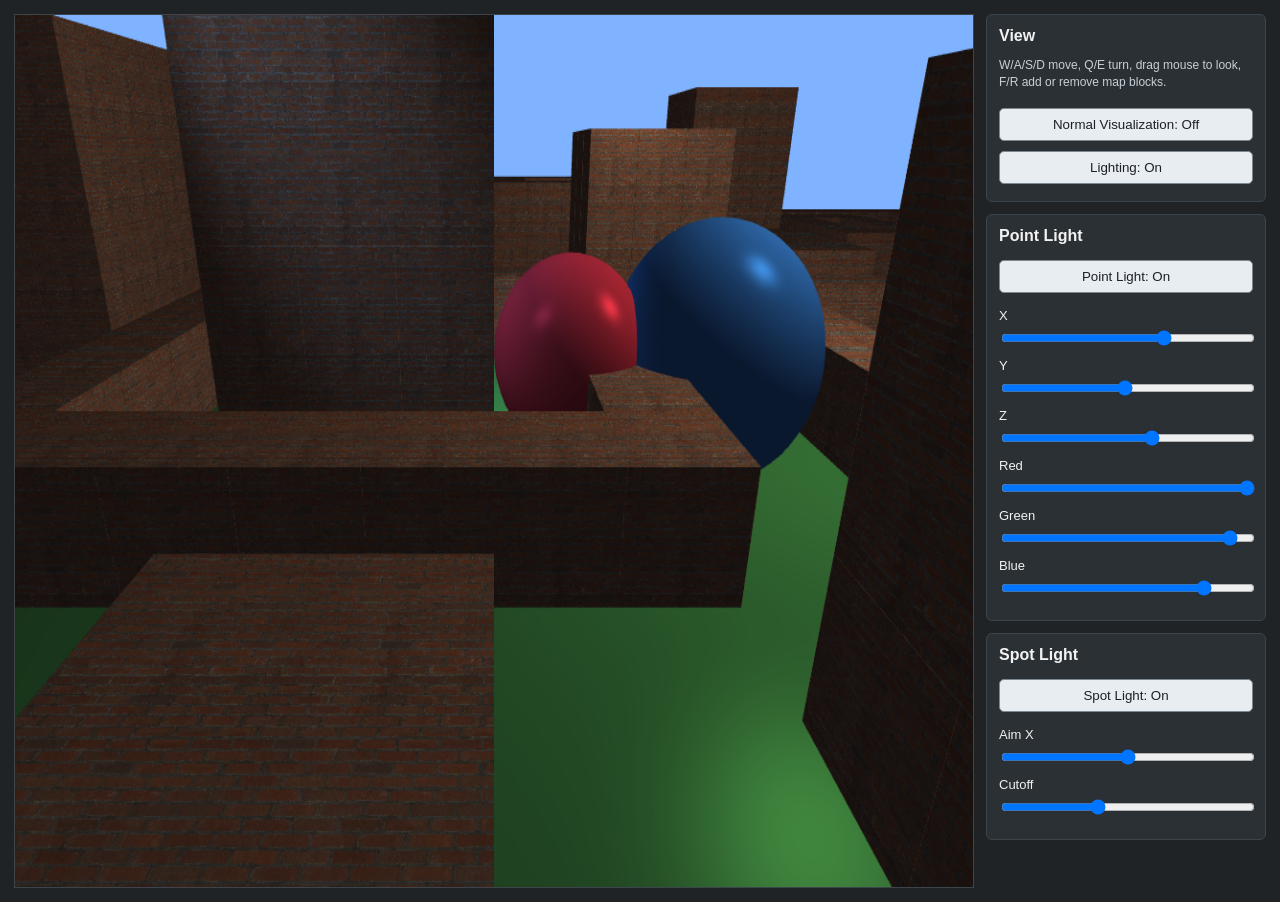
<file: assignment4/src/index.html>
<!DOCTYPE html>
<html>
  <head>
    <meta charset="utf-8" />
    <title>Assignment 4 - Lighting</title>
    <style>
      body {
        margin: 0;
        font-family: Arial, sans-serif;
        background: #1f2326;
        color: #f2f2f2;
      }

      main {
        display: grid;
        grid-template-columns: 1fr 280px;
        gap: 14px;
        padding: 14px;
      }

      canvas {
        width: 100%;
        height: calc(100vh - 28px);
        min-height: 540px;
        background: #8bb7df;
        border: 1px solid #3d454c;
      }

      .panel {
        display: flex;
        flex-direction: column;
        gap: 12px;
      }

      .group {
        border: 1px solid #3d454c;
        border-radius: 6px;
        padding: 12px;
        background: #2b3035;
      }

      h2 {
        margin: 0 0 10px;
        font-size: 16px;
      }

      label {
        display: grid;
        gap: 5px;
        margin: 10px 0;
        font-size: 13px;
      }

      input[type="range"] {
        width: 100%;
      }

      button {
        width: 100%;
        margin: 5px 0;
        padding: 8px 10px;
        border: 1px solid #7b8791;
        border-radius: 5px;
        background: #e8edf2;
        color: #1c2024;
        cursor: pointer;
      }

      .hint {
        font-size: 12px;
        line-height: 1.4;
        color: #c6d0d8;
      }

      @media (max-width: 900px) {
        main {
          grid-template-columns: 1fr;
        }

        canvas {
          height: 65vh;
        }
      }
    </style>
  </head>

  <body>
    <main>
      <canvas id="webgl" width="1000" height="700">
        Please use a browser that supports canvas.
      </canvas>

      <aside class="panel">
        <section class="group">
          <h2>View</h2>
          <p class="hint">
            W/A/S/D move, Q/E turn, drag mouse to look, F/R add or remove map blocks.
          </p>
          <button id="normalToggle">Normal Visualization: Off</button>
          <button id="lightingToggle">Lighting: On</button>
        </section>

        <section class="group">
          <h2>Point Light</h2>
          <button id="pointToggle">Point Light: On</button>
          <label>
            X
            <input id="lightX" type="range" min="-10" max="10" step="0.1" value="3" />
          </label>
          <label>
            Y
            <input id="lightY" type="range" min="0.2" max="8" step="0.1" value="4" />
          </label>
          <label>
            Z
            <input id="lightZ" type="range" min="-10" max="10" step="0.1" value="2" />
          </label>
          <label>
            Red
            <input id="lightR" type="range" min="0" max="1" step="0.01" value="1" />
          </label>
          <label>
            Green
            <input id="lightG" type="range" min="0" max="1" step="0.01" value="0.93" />
          </label>
          <label>
            Blue
            <input id="lightB" type="range" min="0" max="1" step="0.01" value="0.82" />
          </label>
        </section>

        <section class="group">
          <h2>Spot Light</h2>
          <button id="spotToggle">Spot Light: On</button>
          <label>
            Aim X
            <input id="spotX" type="range" min="-8" max="8" step="0.1" value="0" />
          </label>
          <label>
            Cutoff
            <input id="spotCutoff" type="range" min="8" max="40" step="1" value="20" />
          </label>
        </section>
      </aside>
    </main>

    <script src="../lib/cuon-matrix-cse160.js"></script>
    <script src="../lib/cuon-utils.js"></script>
    <script type="module" src="./index.js"></script>
  </body>
</html>
</file>
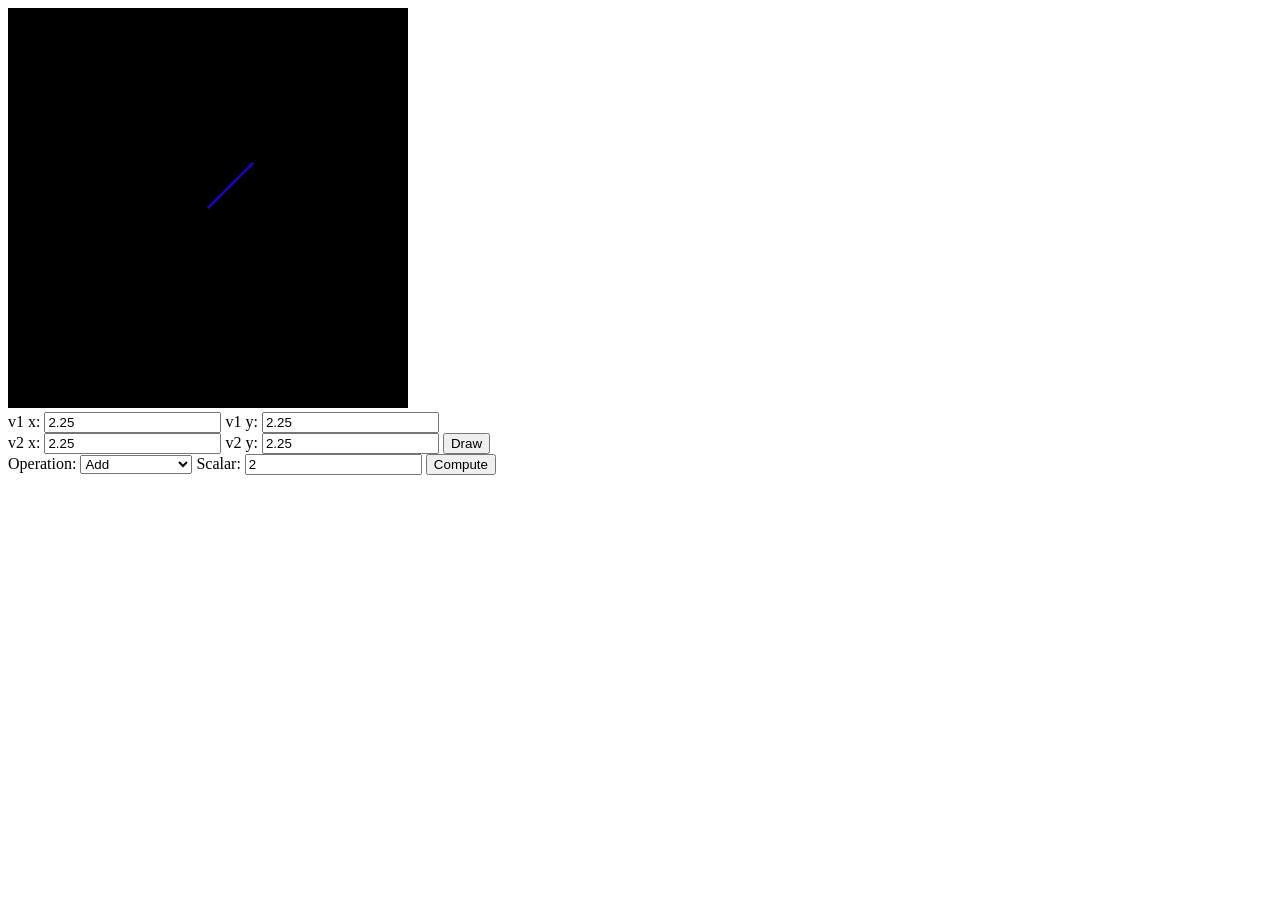
<file: assignment0/asg0.html>
<!DOCTYPE html>
<html lang="en">
<head>
  <meta charset="utf-8" />
  <title>asg0</title>
</head>

<body onload="main()">
  <canvas id="example" width="400" height="400">
    Please use a browser that supports canvas
  </canvas>
  <div>
  <label>v1 x:</label>
  <input type="number" id="v1x" value="2.25" step="any">

  <label>v1 y:</label>
  <input type="number" id="v1y" value="2.25" step="any">
</div>

<div>
  <label>v2 x:</label>
  <input type="number" id="v2x" value="2.25" step="any">

  <label>v2 y:</label>
  <input type="number" id="v2y" value="2.25" step="any">

  <button onclick="handleDrawEvent()">Draw</button>
</div>
<div>
  <label>Operation:</label>
  <select id="operation">
    <option value="add">Add</option>
    <option value="sub">Subtract</option>
    <option value="mul">Multiply</option>
    <option value="div">Divide</option>
    <option value="magnitude">Magnitude</option>
    <option value="normalize">Normalize</option>
    <option value="angle">Angle Between</option>
    <option value="area">Area</option>
  </select>

  <label>Scalar:</label>
  <input type="number" id="scalar" value="2" step="any">

  <button onclick="handleDrawOperationEvent()">Compute</button>
</div>

  <script src="lib/cuon-matrix-cse160.js"></script>
  <script src="asg0.js"></script>
</body>
</html>
</file>
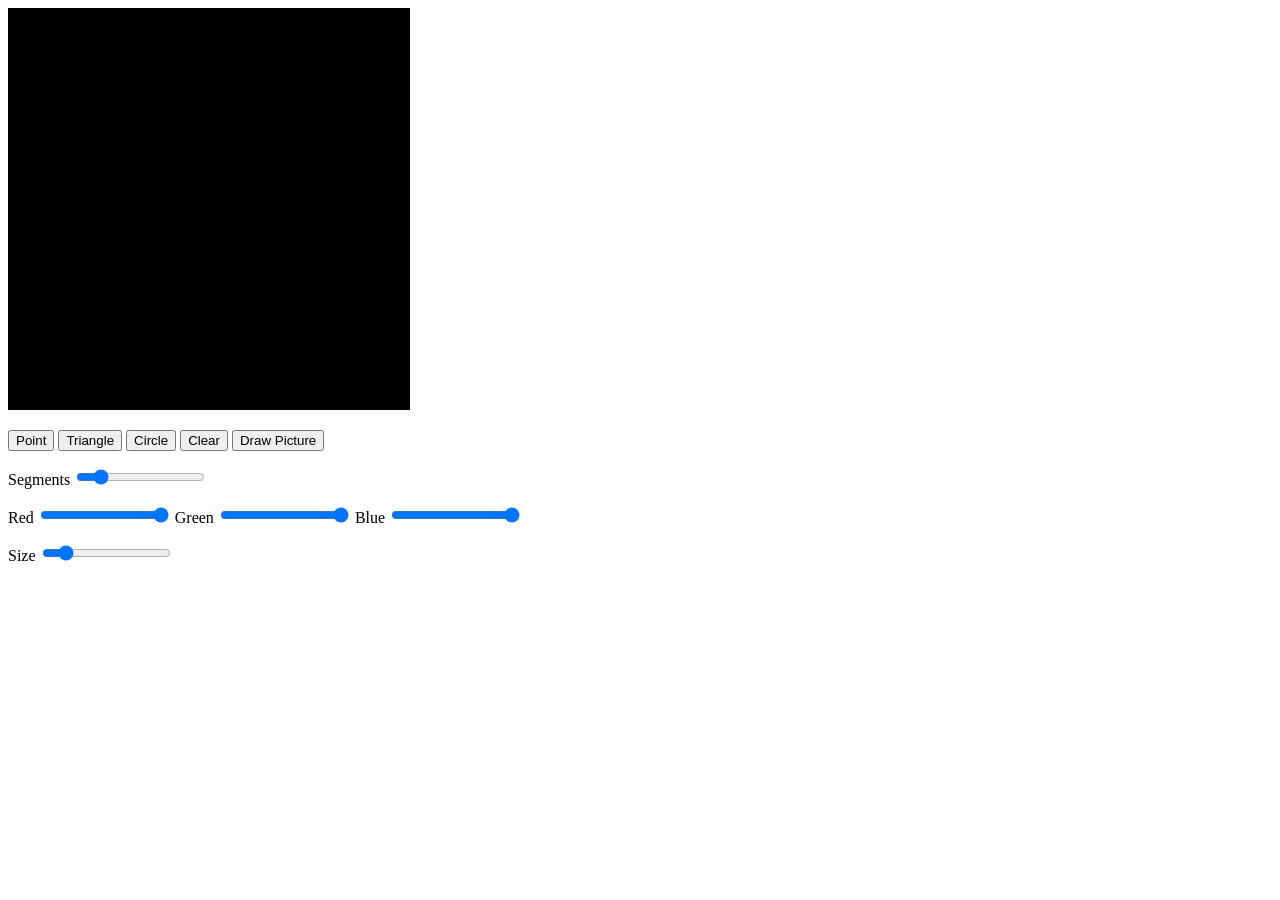
<file: assignment1/asg1.html>
<!DOCTYPE html>
<html lang="en">
<head>
  <meta charset="UTF-8">
  <title>asg1</title>
</head>
<body>
  <canvas id="webgl" width="400" height="400" style="border:1px solid black;"></canvas>
  <p>
  <button id="pointButton">Point</button>
  <button id="triButton">Triangle</button>
  <button id="circleButton">Circle</button>
  <button id="clearButton">Clear</button>
  <button id="drawingButton">Draw Picture</button>
  </p>
  <p>
  Segments <input type="range" id="segmentSlide" min="3" max="50" value="10">
  </p>
  <p>
    Red <input type="range" id="redSlide" min="0" max="100" value="100">
    Green <input type="range" id="greenSlide" min="0" max="100" value="100">
    Blue <input type="range" id="blueSlide" min="0" max="100" value="100">
  </p>

  <p>
    Size <input type="range" id="sizeSlide" min="5" max="40" value="10">
  </p>


  <script src="lib/webgl-utils.js"></script>
  <script src="lib/webgl-debug.js"></script>
  <script src="lib/cuon-utils.js"></script>

  <script src="Point.js"></script>
  <script src="Triangle.js"></script>
  <script src="Circle.js"></script>
  <script src="asg1.js"></script>
</body>
</html>
</file>
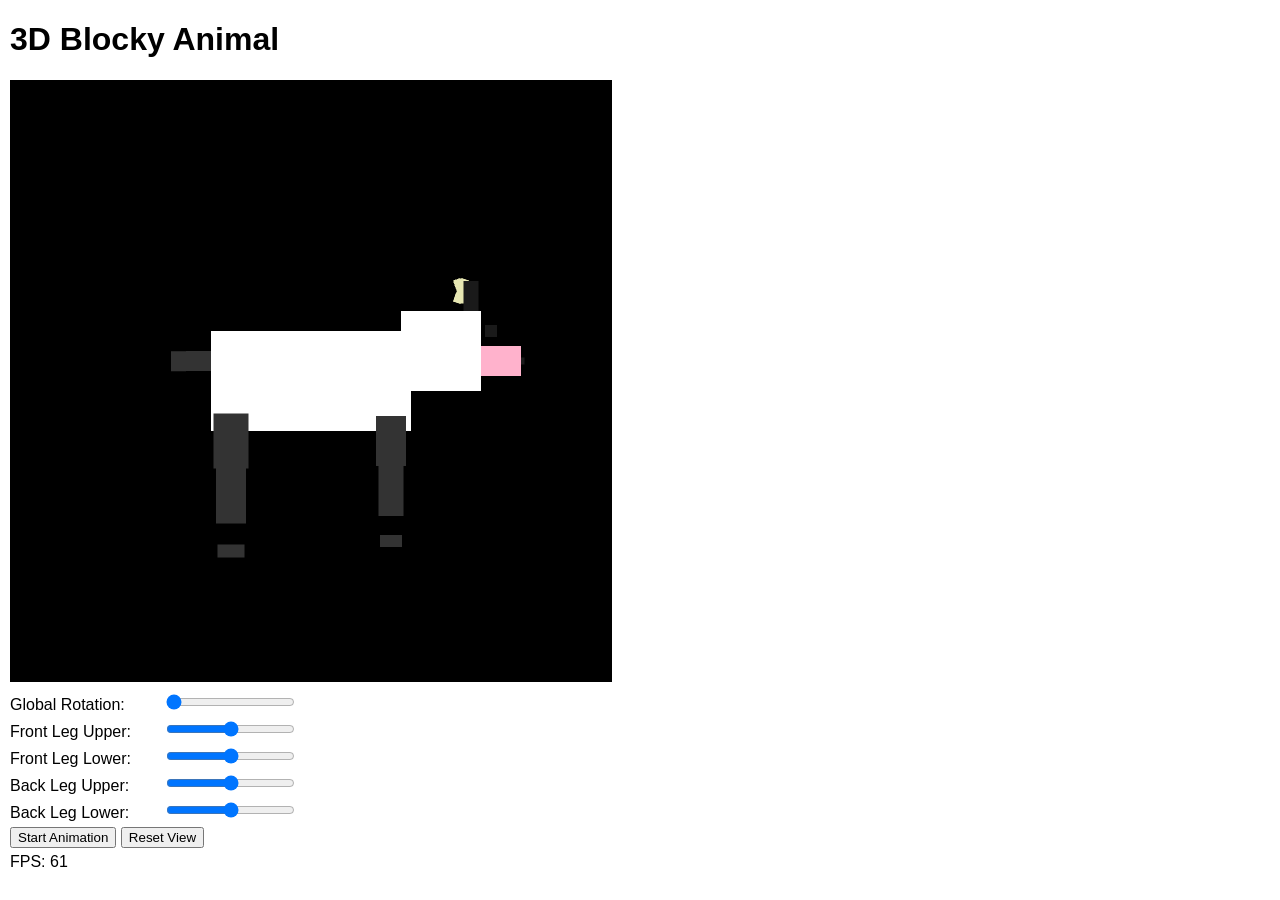
<file: assignment2/asg2.html>
<!DOCTYPE html>
<html lang="en">
<head>
  <meta charset="UTF-8">
  <title>Assignment 2 - 3D Animal</title>
  <style>
    body { font-family: Arial, sans-serif; margin: 10px; }
    canvas { display: block; margin-bottom: 10px; }
    .controls { margin: 10px 0; }
    .control-group { margin: 5px 0; }
    label { display: inline-block; width: 150px; }
  </style>
</head>
<body>
  <h1>3D Blocky Animal</h1>
  <canvas id="webgl" width="600" height="600" style="border:1px solid black;"></canvas>
  
  <div class="controls">
    <div class="control-group">
      <label>Global Rotation:</label>
      <input type="range" id="globalRotation" min="0" max="360" value="0">
    </div>
    <div class="control-group">
      <label>Front Leg Upper:</label>
      <input type="range" id="frontLegUpper" min="-45" max="45" value="0">
    </div>
    <div class="control-group">
      <label>Front Leg Lower:</label>
      <input type="range" id="frontLegLower" min="-45" max="45" value="0">
    </div>
    <div class="control-group">
      <label>Back Leg Upper:</label>
      <input type="range" id="backLegUpper" min="-45" max="45" value="0">
    </div>
    <div class="control-group">
      <label>Back Leg Lower:</label>
      <input type="range" id="backLegLower" min="-45" max="45" value="0">
    </div>
    <div class="control-group">
      <button id="animateButton">Start Animation</button>
      <button id="resetButton">Reset View</button>
    </div>
    <div class="control-group">
      <label>FPS: <span id="fpsDisplay">0</span></label>
    </div>
  </div>

  <script src="lib/webgl-utils.js"></script>
  <script src="lib/webgl-debug.js"></script>
  <script src="lib/cuon-utils.js"></script>
  <script src="lib/cuon-matrix-cse160.js"></script>
  <script src="asg2.js"></script>
</body>
</html>
</file>
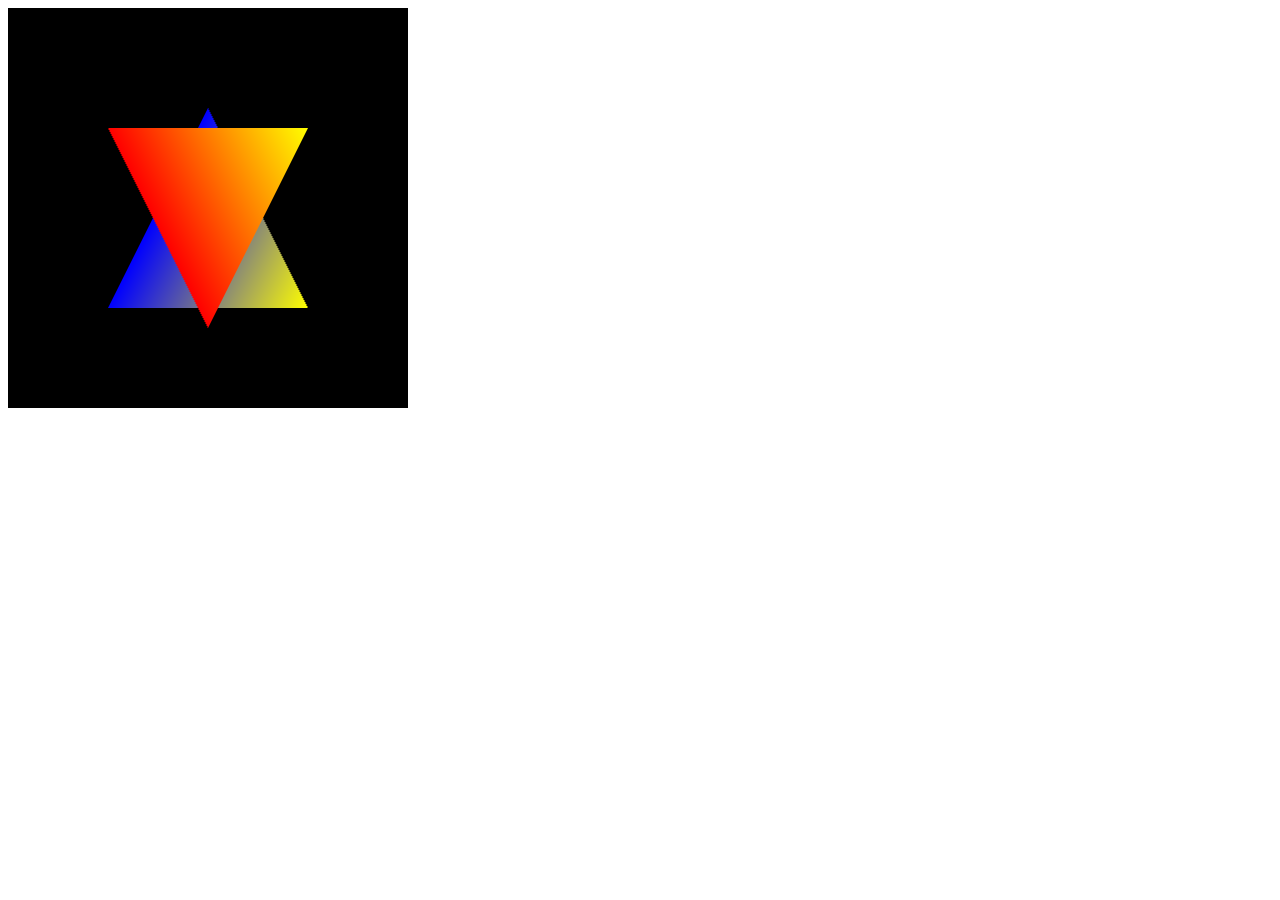
<file: examples/Appendix/CoordinateSystem.html>
<!DOCTYPE html>
<html lang="en">
  <head>
    <meta charset="utf-8" />
    <title>WebGL-AppD-Co-ordinate system</title>
  </head>

  <body onload="main()">
    <canvas id="webgl" width="400" height="400">
    Please use a browser that supports "canvas"
    </canvas>

    <script src="../lib/webgl-utils.js"></script>
    <script src="../lib/webgl-debug.js"></script>
    <script src="../lib/cuon-utils.js"></script>
    <script src="../lib/cuon-matrix.js"></script>
    <script src="CoordinateSystem.js"></script>
  </body>
</html>
</file>
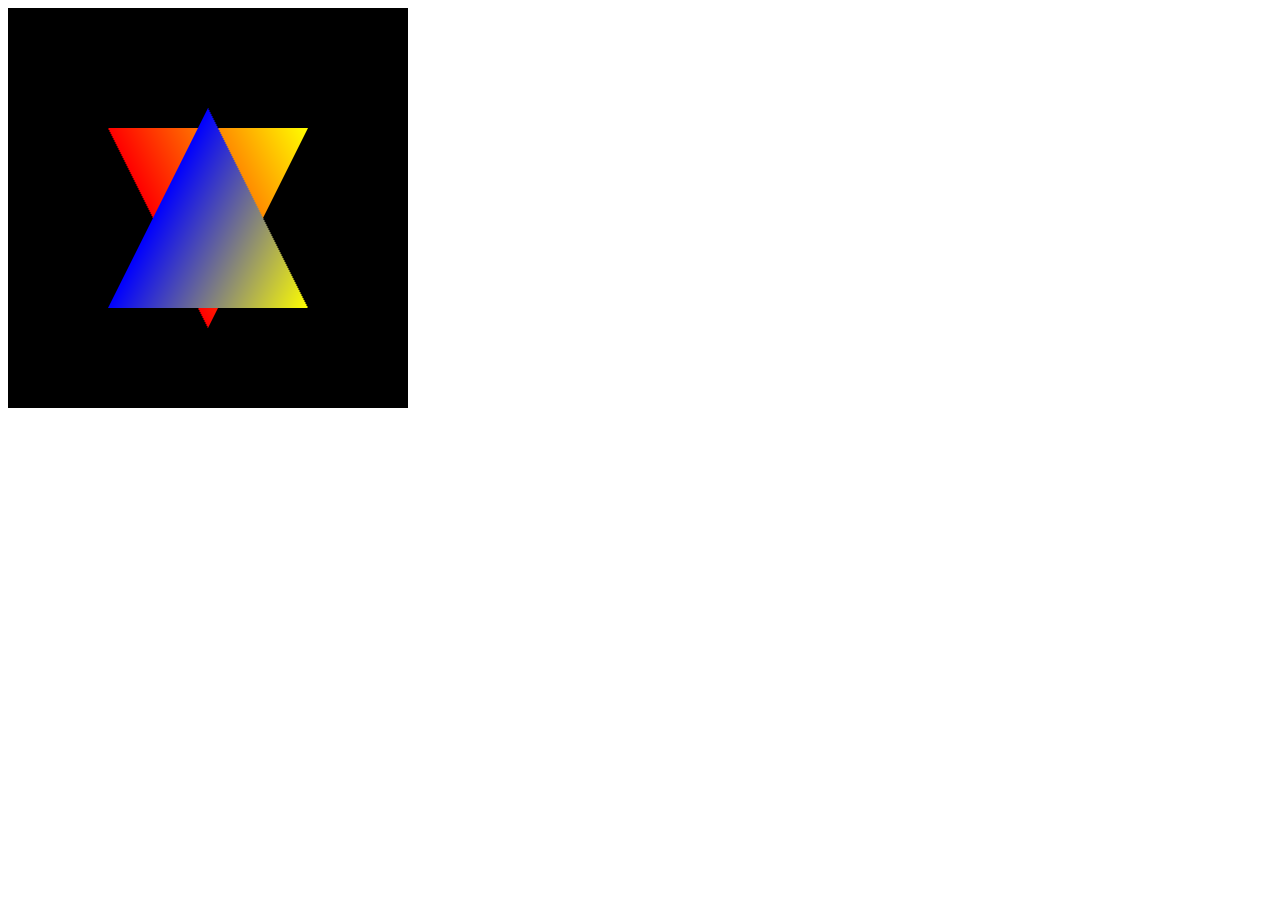
<file: examples/Appendix/CoordinateSystem_viewVolume.html>
<!DOCTYPE html>
<html lang="en">
  <head>
    <meta charset="utf-8" />
    <title>WebGL-AppD-Co-rdinate system (ViewVolume)</title>
  </head>

  <body onload="main()">
    <canvas id="webgl" width="400" height="400">
    Please use a browser that supports "canvas"
    </canvas>

    <script src="../lib/webgl-utils.js"></script>
    <script src="../lib/webgl-debug.js"></script>
    <script src="../lib/cuon-utils.js"></script>
    <script src="../lib/cuon-matrix.js"></script>
    <script src="CoordinateSystem_viewVolume.js"></script>
  </body>
</html>
</file>
